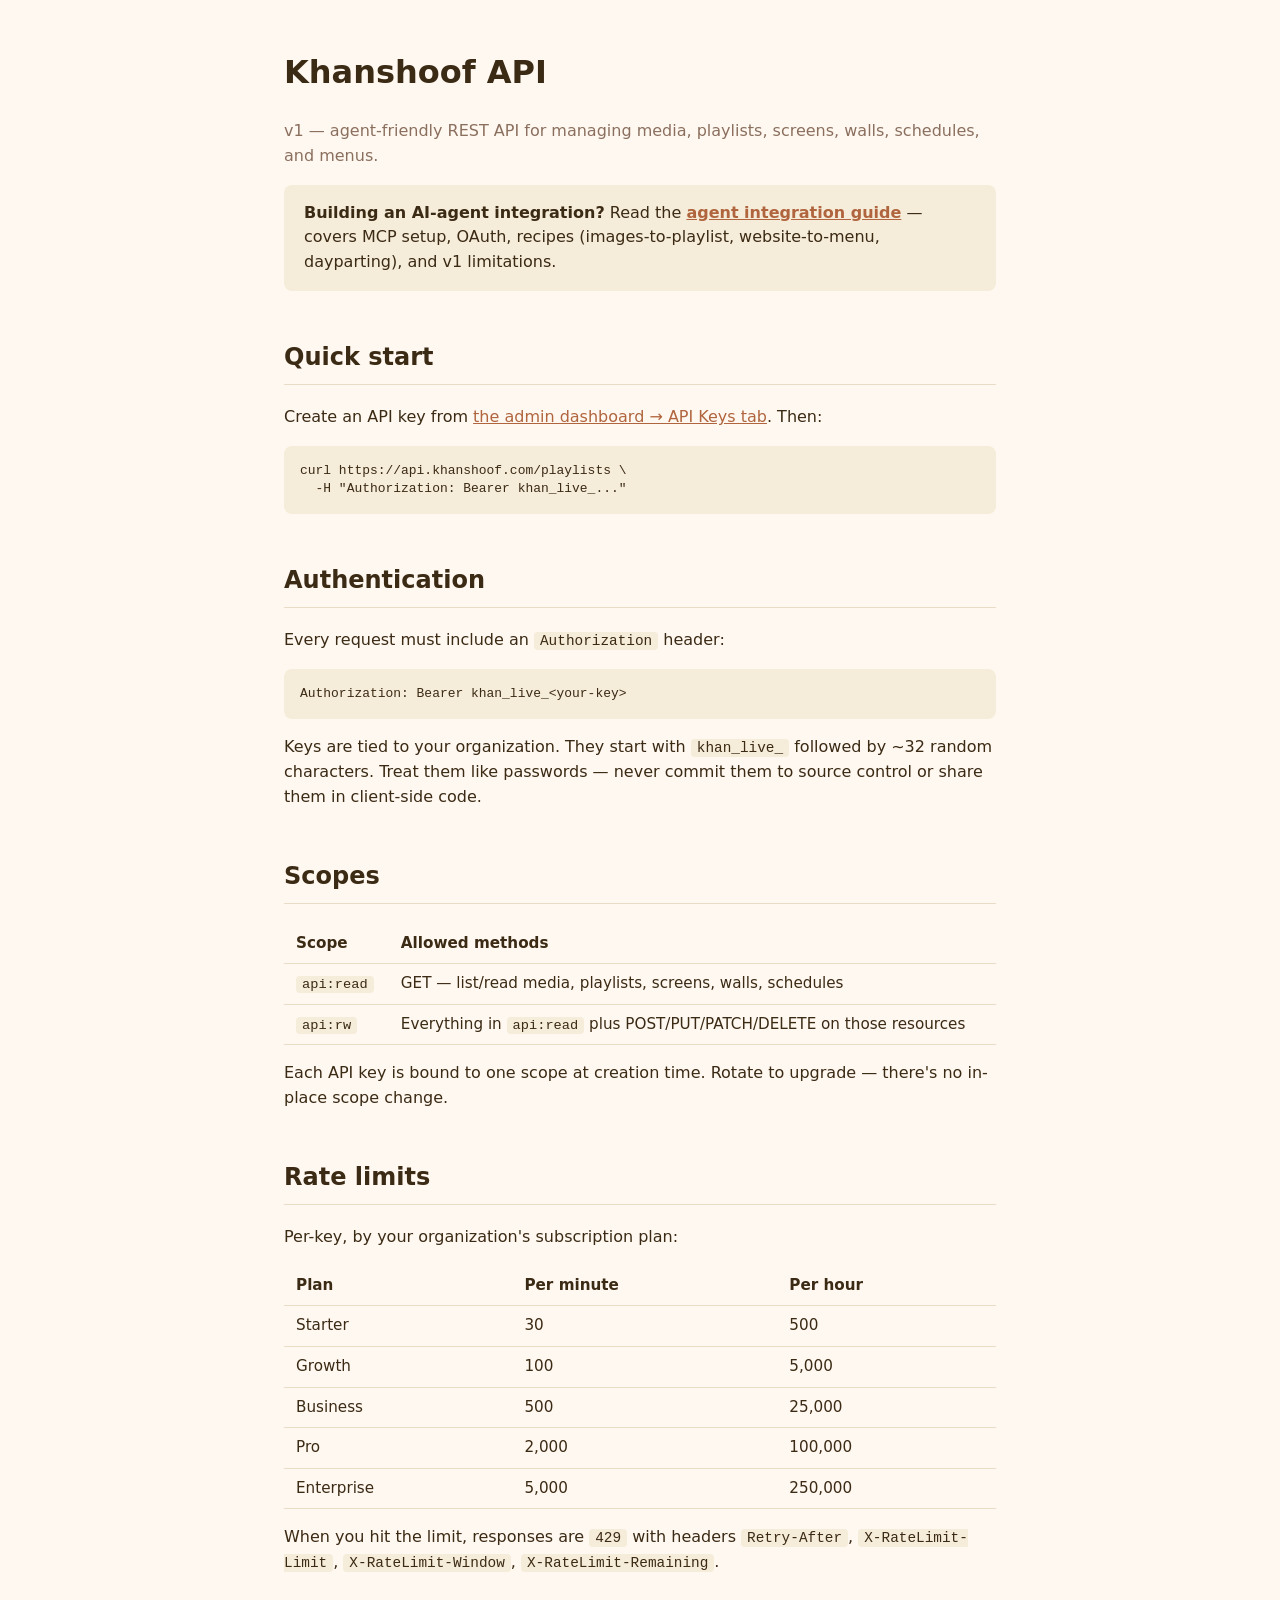
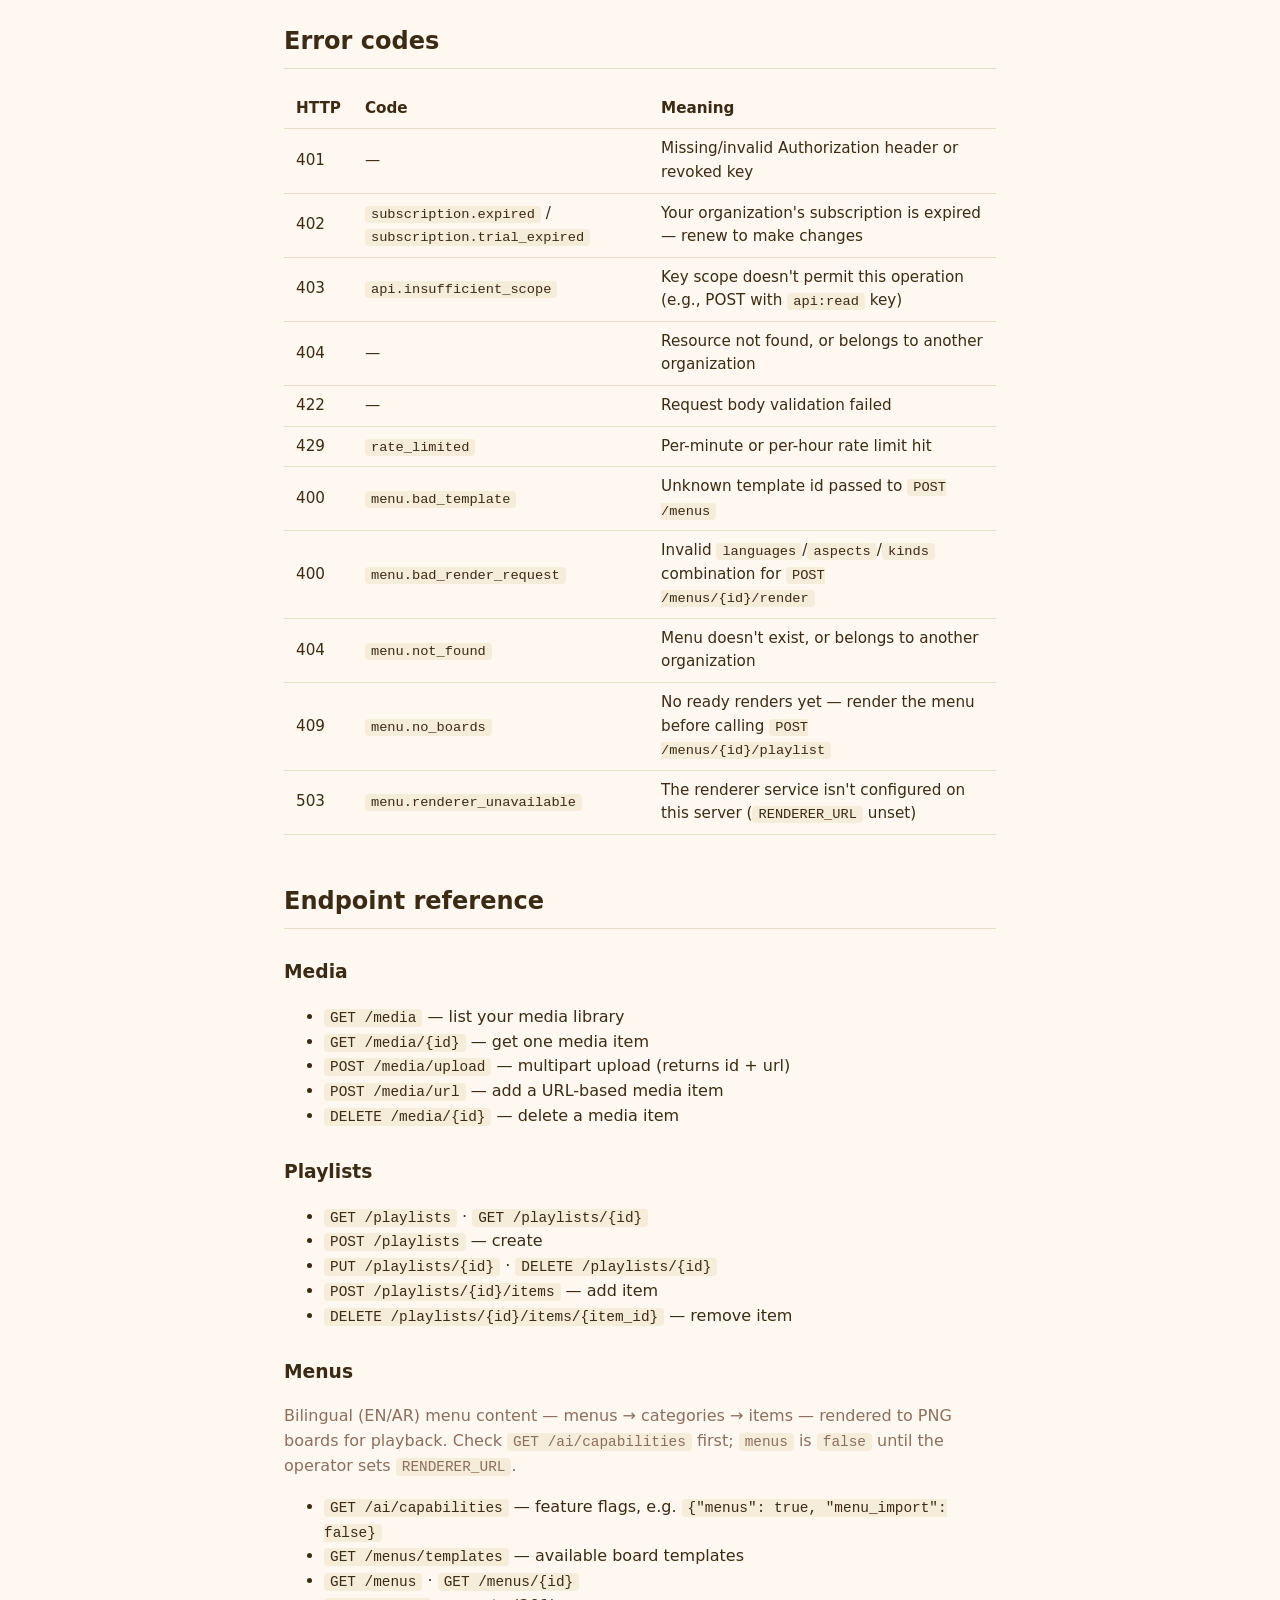
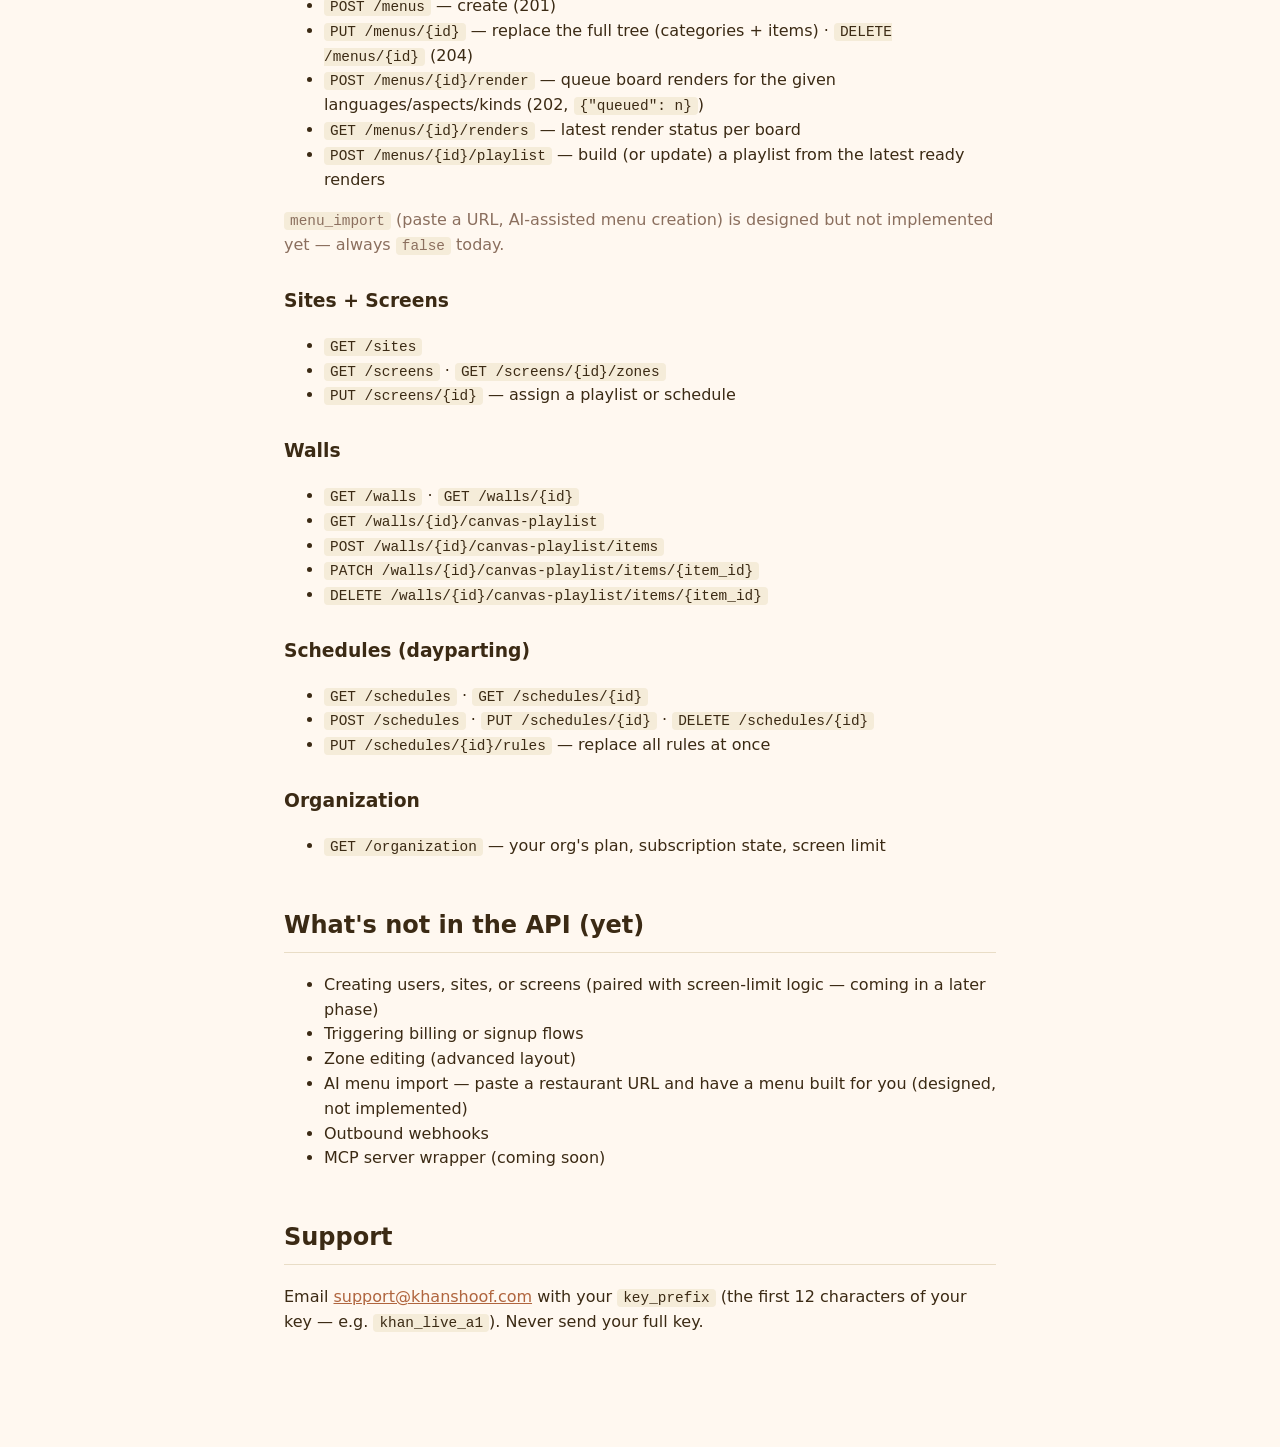
<file: frontend/api-docs.html>
<!doctype html>
<html lang="en">
  <head>
    <meta charset="utf-8" />
    <meta name="viewport" content="width=device-width, initial-scale=1" />
    <title>Khanshoof API — Docs</title>
    <style>
      :root {
        --bg: #fff8f0;
        --fg: #3b2a14;
        --muted: #8b6f5e;
        --border: #e9ddc6;
        --pre-bg: #f5ecd9;
        --link: #b0653e;
        --max: 760px;
      }
      * { box-sizing: border-box; }
      html, body { margin: 0; background: var(--bg); color: var(--fg);
        font-family: -apple-system, BlinkMacSystemFont, "Segoe UI", system-ui, sans-serif;
        line-height: 1.55; }
      main { max-width: var(--max); margin: 0 auto; padding: 48px 24px 96px; }
      h1 { margin-block-start: 0; }
      h2 { margin-block-start: 2em; border-block-end: 1px solid var(--border); padding-block-end: 8px; }
      h3 { margin-block-start: 1.5em; }
      a { color: var(--link); }
      code { font-family: ui-monospace, monospace; font-size: 0.9em;
        background: var(--pre-bg); padding: 1px 6px; border-radius: 4px; }
      pre { background: var(--pre-bg); padding: 16px; border-radius: 8px;
        overflow-x: auto; font-size: 0.9em; line-height: 1.4; }
      pre code { background: transparent; padding: 0; }
      table { border-collapse: collapse; width: 100%; font-size: 0.95em; }
      th, td { padding: 8px 12px; text-align: left; border-block-end: 1px solid var(--border); }
      .muted { color: var(--muted); }
      .badge { display: inline-block; padding: 1px 8px; border-radius: 999px;
        background: var(--pre-bg); font-size: 0.8em; }
    </style>
  </head>
  <body>
    <main>
      <h1>Khanshoof API</h1>
      <p class="muted">v1 — agent-friendly REST API for managing media, playlists, screens, walls, schedules, and menus.</p>

      <div style="background: var(--pre-bg); padding: 16px 20px; border-radius: 8px; margin-block: 16px;">
        <strong>Building an AI-agent integration?</strong> Read the
        <a href="/AGENTS.md"><strong>agent integration guide</strong></a>
        — covers MCP setup, OAuth, recipes (images-to-playlist, website-to-menu, dayparting), and v1 limitations.
      </div>

      <h2>Quick start</h2>
      <p>Create an API key from <a href="/">the admin dashboard → API Keys tab</a>. Then:</p>
      <pre><code>curl https://api.khanshoof.com/playlists \
  -H "Authorization: Bearer khan_live_..."</code></pre>

      <h2>Authentication</h2>
      <p>Every request must include an <code>Authorization</code> header:</p>
      <pre><code>Authorization: Bearer khan_live_&lt;your-key&gt;</code></pre>
      <p>Keys are tied to your organization. They start with <code>khan_live_</code> followed by ~32 random characters. Treat them like passwords — never commit them to source control or share them in client-side code.</p>

      <h2>Scopes</h2>
      <table>
        <tr><th>Scope</th><th>Allowed methods</th></tr>
        <tr><td><code>api:read</code></td><td>GET — list/read media, playlists, screens, walls, schedules</td></tr>
        <tr><td><code>api:rw</code></td><td>Everything in <code>api:read</code> plus POST/PUT/PATCH/DELETE on those resources</td></tr>
      </table>
      <p>Each API key is bound to one scope at creation time. Rotate to upgrade — there's no in-place scope change.</p>

      <h2>Rate limits</h2>
      <p>Per-key, by your organization's subscription plan:</p>
      <table>
        <tr><th>Plan</th><th>Per minute</th><th>Per hour</th></tr>
        <tr><td>Starter</td><td>30</td><td>500</td></tr>
        <tr><td>Growth</td><td>100</td><td>5,000</td></tr>
        <tr><td>Business</td><td>500</td><td>25,000</td></tr>
        <tr><td>Pro</td><td>2,000</td><td>100,000</td></tr>
        <tr><td>Enterprise</td><td>5,000</td><td>250,000</td></tr>
      </table>
      <p>When you hit the limit, responses are <code>429</code> with headers <code>Retry-After</code>, <code>X-RateLimit-Limit</code>, <code>X-RateLimit-Window</code>, <code>X-RateLimit-Remaining</code>.</p>

      <h2>Error codes</h2>
      <table>
        <tr><th>HTTP</th><th>Code</th><th>Meaning</th></tr>
        <tr><td>401</td><td>—</td><td>Missing/invalid Authorization header or revoked key</td></tr>
        <tr><td>402</td><td><code>subscription.expired</code> / <code>subscription.trial_expired</code></td><td>Your organization's subscription is expired — renew to make changes</td></tr>
        <tr><td>403</td><td><code>api.insufficient_scope</code></td><td>Key scope doesn't permit this operation (e.g., POST with <code>api:read</code> key)</td></tr>
        <tr><td>404</td><td>—</td><td>Resource not found, or belongs to another organization</td></tr>
        <tr><td>422</td><td>—</td><td>Request body validation failed</td></tr>
        <tr><td>429</td><td><code>rate_limited</code></td><td>Per-minute or per-hour rate limit hit</td></tr>
        <tr><td>400</td><td><code>menu.bad_template</code></td><td>Unknown template id passed to <code>POST /menus</code></td></tr>
        <tr><td>400</td><td><code>menu.bad_render_request</code></td><td>Invalid <code>languages</code>/<code>aspects</code>/<code>kinds</code> combination for <code>POST /menus/{id}/render</code></td></tr>
        <tr><td>404</td><td><code>menu.not_found</code></td><td>Menu doesn't exist, or belongs to another organization</td></tr>
        <tr><td>409</td><td><code>menu.no_boards</code></td><td>No ready renders yet — render the menu before calling <code>POST /menus/{id}/playlist</code></td></tr>
        <tr><td>503</td><td><code>menu.renderer_unavailable</code></td><td>The renderer service isn't configured on this server (<code>RENDERER_URL</code> unset)</td></tr>
      </table>

      <h2>Endpoint reference</h2>

      <h3>Media</h3>
      <ul>
        <li><code>GET /media</code> — list your media library</li>
        <li><code>GET /media/{id}</code> — get one media item</li>
        <li><code>POST /media/upload</code> — multipart upload (returns id + url)</li>
        <li><code>POST /media/url</code> — add a URL-based media item</li>
        <li><code>DELETE /media/{id}</code> — delete a media item</li>
      </ul>

      <h3>Playlists</h3>
      <ul>
        <li><code>GET /playlists</code> · <code>GET /playlists/{id}</code></li>
        <li><code>POST /playlists</code> — create</li>
        <li><code>PUT /playlists/{id}</code> · <code>DELETE /playlists/{id}</code></li>
        <li><code>POST /playlists/{id}/items</code> — add item</li>
        <li><code>DELETE /playlists/{id}/items/{item_id}</code> — remove item</li>
      </ul>

      <h3>Menus</h3>
      <p class="muted">Bilingual (EN/AR) menu content — menus → categories → items — rendered to PNG boards for playback. Check <code>GET /ai/capabilities</code> first; <code>menus</code> is <code>false</code> until the operator sets <code>RENDERER_URL</code>.</p>
      <ul>
        <li><code>GET /ai/capabilities</code> — feature flags, e.g. <code>{"menus": true, "menu_import": false}</code></li>
        <li><code>GET /menus/templates</code> — available board templates</li>
        <li><code>GET /menus</code> · <code>GET /menus/{id}</code></li>
        <li><code>POST /menus</code> — create (201)</li>
        <li><code>PUT /menus/{id}</code> — replace the full tree (categories + items) · <code>DELETE /menus/{id}</code> (204)</li>
        <li><code>POST /menus/{id}/render</code> — queue board renders for the given languages/aspects/kinds (202, <code>{"queued": n}</code>)</li>
        <li><code>GET /menus/{id}/renders</code> — latest render status per board</li>
        <li><code>POST /menus/{id}/playlist</code> — build (or update) a playlist from the latest ready renders</li>
      </ul>
      <p class="muted"><code>menu_import</code> (paste a URL, AI-assisted menu creation) is designed but not implemented yet — always <code>false</code> today.</p>

      <h3>Sites + Screens</h3>
      <ul>
        <li><code>GET /sites</code></li>
        <li><code>GET /screens</code> · <code>GET /screens/{id}/zones</code></li>
        <li><code>PUT /screens/{id}</code> — assign a playlist or schedule</li>
      </ul>

      <h3>Walls</h3>
      <ul>
        <li><code>GET /walls</code> · <code>GET /walls/{id}</code></li>
        <li><code>GET /walls/{id}/canvas-playlist</code></li>
        <li><code>POST /walls/{id}/canvas-playlist/items</code></li>
        <li><code>PATCH /walls/{id}/canvas-playlist/items/{item_id}</code></li>
        <li><code>DELETE /walls/{id}/canvas-playlist/items/{item_id}</code></li>
      </ul>

      <h3>Schedules (dayparting)</h3>
      <ul>
        <li><code>GET /schedules</code> · <code>GET /schedules/{id}</code></li>
        <li><code>POST /schedules</code> · <code>PUT /schedules/{id}</code> · <code>DELETE /schedules/{id}</code></li>
        <li><code>PUT /schedules/{id}/rules</code> — replace all rules at once</li>
      </ul>

      <h3>Organization</h3>
      <ul>
        <li><code>GET /organization</code> — your org's plan, subscription state, screen limit</li>
      </ul>

      <h2>What's not in the API (yet)</h2>
      <ul>
        <li>Creating users, sites, or screens (paired with screen-limit logic — coming in a later phase)</li>
        <li>Triggering billing or signup flows</li>
        <li>Zone editing (advanced layout)</li>
        <li>AI menu import — paste a restaurant URL and have a menu built for you (designed, not implemented)</li>
        <li>Outbound webhooks</li>
        <li>MCP server wrapper (coming soon)</li>
      </ul>

      <h2>Support</h2>
      <p>Email <a href="mailto:support@khanshoof.com">support@khanshoof.com</a> with your <code>key_prefix</code> (the first 12 characters of your key — e.g. <code>khan_live_a1</code>). Never send your full key.</p>
    </main>
  </body>
</html>
</file>
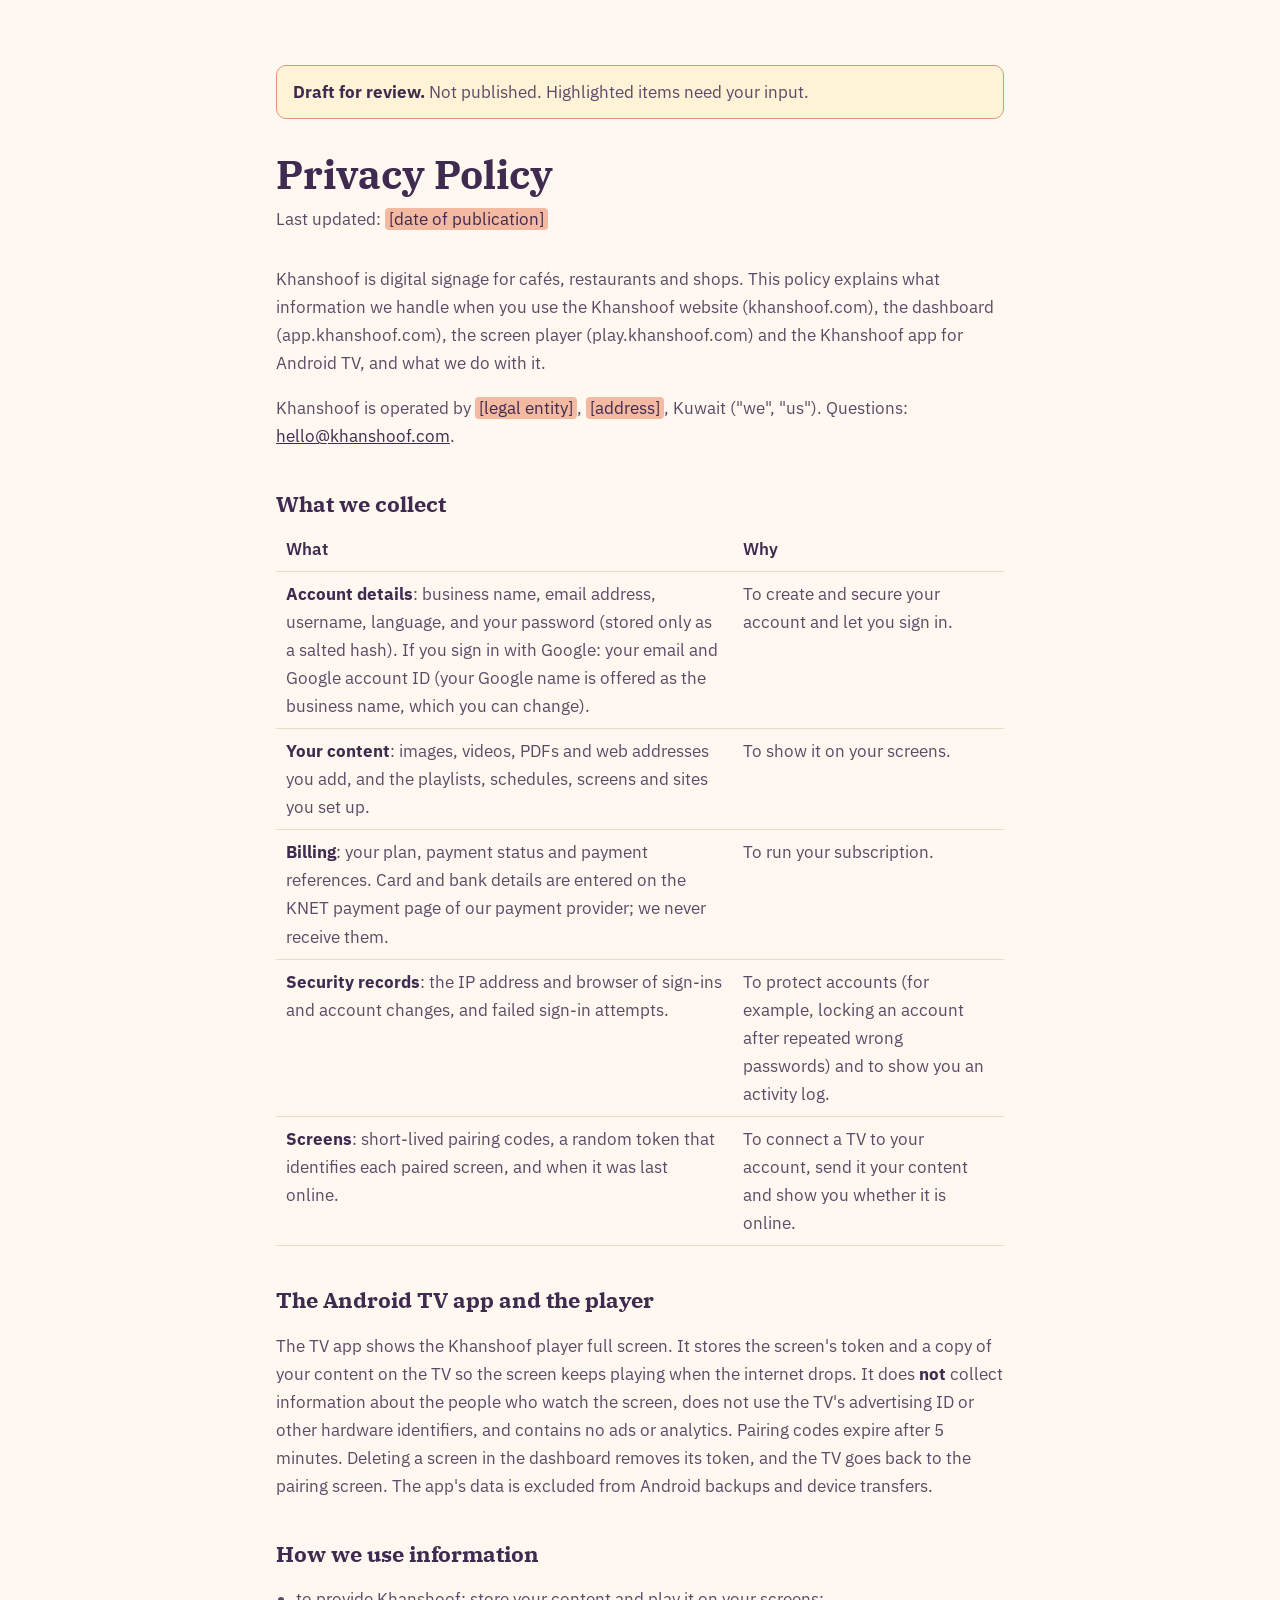
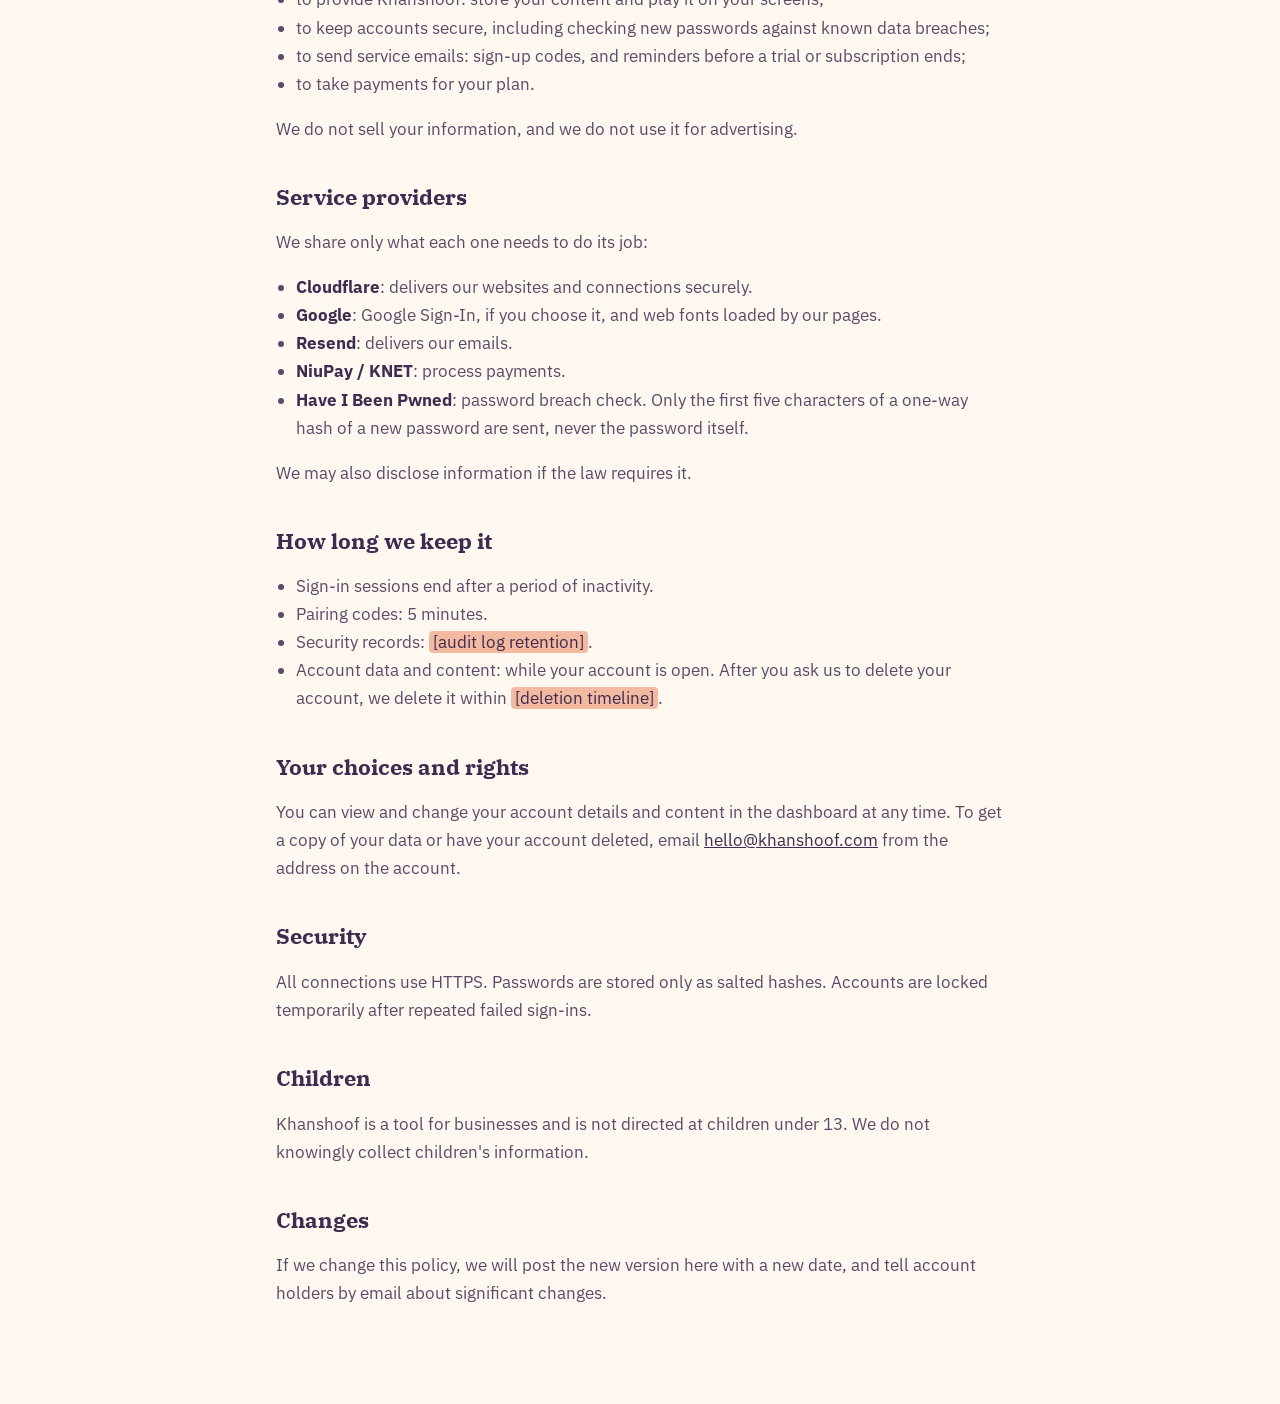
<file: android-tv/store/privacy-policy-draft.html>
<!DOCTYPE html>
<!--
  DRAFT for legal review. Not deployed: once reviewed, copy to landing/privacy.html
  (remove the draft banner and the .todo highlighting) so it is served at
  https://khanshoof.com/privacy.html, the URL to give Play Console.

  Written from what the code stores (backend/main.py, backend/db.py, player/).
  Before publishing, confirm or fill in:
    - [legal entity], [address]: the business that operates Khanshoof
    - [audit log retention]: audit_log rows are currently kept indefinitely
    - [deletion timeline]: how fast you act on deletion requests
    - whether AI menu import is switched on in production, and if so which AI
      provider receives the uploaded menu images; add it to "Service providers"
    - your hosting provider, if you want it named
-->
<html lang="en" dir="ltr">
<head>
  <meta charset="UTF-8" />
  <meta name="viewport" content="width=device-width, initial-scale=1.0" />
  <title>Privacy Policy — Khanshoof</title>
  <meta name="description" content="How Khanshoof handles data across its website, dashboard, player and Android TV app." />
  <link rel="icon" type="image/png" href="assets/faces/v1_smile.png" />
  <link rel="stylesheet" href="https://fonts.googleapis.com/css2?family=IBM+Plex+Sans:wght@400;600&family=IBM+Plex+Serif:wght@700&display=swap" />
  <style>
    :root { --bg: #FFF8F0; --ink: #3E2B4F; --muted: #5D4A66; --line: #E8DCC6; --accent: #E09478; }
    * { box-sizing: border-box; }
    body { margin: 0; background: var(--bg); color: var(--ink); font: 17px/1.65 'IBM Plex Sans', system-ui, sans-serif; }
    main { max-width: 760px; margin: 0 auto; padding: 48px 16px 80px; }
    h1 { font: 700 40px/1.15 'IBM Plex Serif', Georgia, serif; margin: 0 0 8px; }
    h2 { font: 700 22px/1.3 'IBM Plex Serif', Georgia, serif; margin: 40px 0 8px; }
    p, li { color: var(--muted); }
    strong { color: var(--ink); }
    ul { padding-inline-start: 1.2em; }
    a { color: var(--ink); }
    .updated { color: var(--muted); margin: 0 0 32px; }
    .draft { background: #FDF3D6; border: 1px solid var(--accent); border-radius: 10px; padding: 12px 16px; margin-bottom: 32px; }
    .todo { background: #F4B9A1; border-radius: 4px; padding: 0 4px; color: var(--ink); }
    table { width: 100%; border-collapse: collapse; margin: 8px 0; }
    th, td { text-align: start; padding: 8px 10px; border-bottom: 1px solid var(--line); vertical-align: top; color: var(--muted); }
    th { color: var(--ink); font-weight: 600; }
  </style>
</head>
<body>
<main>
  <p class="draft"><strong>Draft for review.</strong> Not published. Highlighted items need your input.</p>

  <h1>Privacy Policy</h1>
  <p class="updated">Last updated: <span class="todo">[date of publication]</span></p>

  <p>Khanshoof is digital signage for cafés, restaurants and shops. This policy explains what
  information we handle when you use the Khanshoof website (khanshoof.com), the dashboard
  (app.khanshoof.com), the screen player (play.khanshoof.com) and the Khanshoof app for
  Android TV, and what we do with it.</p>

  <p>Khanshoof is operated by <span class="todo">[legal entity]</span>,
  <span class="todo">[address]</span>, Kuwait ("we", "us"). Questions:
  <a href="mailto:hello@khanshoof.com">hello@khanshoof.com</a>.</p>

  <h2>What we collect</h2>
  <table>
    <tr><th>What</th><th>Why</th></tr>
    <tr><td><strong>Account details</strong>: business name, email address, username, language,
      and your password (stored only as a salted hash). If you sign in with Google: your email
      and Google account ID (your Google name is offered as the business name, which you can change).</td><td>To create and secure your account and let you sign in.</td></tr>
    <tr><td><strong>Your content</strong>: images, videos, PDFs and web addresses you add, and the
      playlists, schedules, screens and sites you set up.</td><td>To show it on your screens.</td></tr>
    <tr><td><strong>Billing</strong>: your plan, payment status and payment references. Card and
      bank details are entered on the KNET payment page of our payment provider; we never
      receive them.</td><td>To run your subscription.</td></tr>
    <tr><td><strong>Security records</strong>: the IP address and browser of sign-ins and account
      changes, and failed sign-in attempts.</td><td>To protect accounts (for example, locking an
      account after repeated wrong passwords) and to show you an activity log.</td></tr>
    <tr><td><strong>Screens</strong>: short-lived pairing codes, a random token that identifies each
      paired screen, and when it was last online.</td><td>To connect a TV to your account, send it
      your content and show you whether it is online.</td></tr>
  </table>

  <h2>The Android TV app and the player</h2>
  <p>The TV app shows the Khanshoof player full screen. It stores the screen's token and a copy
  of your content on the TV so the screen keeps playing when the internet drops. It does
  <strong>not</strong> collect information about the people who watch the screen, does not use
  the TV's advertising ID or other hardware identifiers, and contains no ads or analytics.
  Pairing codes expire after 5 minutes. Deleting a screen in the dashboard removes its token,
  and the TV goes back to the pairing screen. The app's data is excluded from Android backups
  and device transfers.</p>

  <h2>How we use information</h2>
  <ul>
    <li>to provide Khanshoof: store your content and play it on your screens;</li>
    <li>to keep accounts secure, including checking new passwords against known data breaches;</li>
    <li>to send service emails: sign-up codes, and reminders before a trial or subscription ends;</li>
    <li>to take payments for your plan.</li>
  </ul>
  <p>We do not sell your information, and we do not use it for advertising.</p>

  <h2>Service providers</h2>
  <p>We share only what each one needs to do its job:</p>
  <ul>
    <li><strong>Cloudflare</strong>: delivers our websites and connections securely.</li>
    <li><strong>Google</strong>: Google Sign-In, if you choose it, and web fonts loaded by our pages.</li>
    <li><strong>Resend</strong>: delivers our emails.</li>
    <li><strong>NiuPay / KNET</strong>: process payments.</li>
    <li><strong>Have I Been Pwned</strong>: password breach check. Only the first five characters of
      a one-way hash of a new password are sent, never the password itself.</li>
  </ul>
  <p>We may also disclose information if the law requires it.</p>

  <h2>How long we keep it</h2>
  <ul>
    <li>Sign-in sessions end after a period of inactivity.</li>
    <li>Pairing codes: 5 minutes.</li>
    <li>Security records: <span class="todo">[audit log retention]</span>.</li>
    <li>Account data and content: while your account is open. After you ask us to delete your
      account, we delete it within <span class="todo">[deletion timeline]</span>.</li>
  </ul>

  <h2>Your choices and rights</h2>
  <p>You can view and change your account details and content in the dashboard at any time. To
  get a copy of your data or have your account deleted, email
  <a href="mailto:hello@khanshoof.com">hello@khanshoof.com</a> from the address on the account.</p>

  <h2>Security</h2>
  <p>All connections use HTTPS. Passwords are stored only as salted hashes. Accounts are locked
  temporarily after repeated failed sign-ins.</p>

  <h2>Children</h2>
  <p>Khanshoof is a tool for businesses and is not directed at children under 13. We do not
  knowingly collect children's information.</p>

  <h2>Changes</h2>
  <p>If we change this policy, we will post the new version here with a new date, and tell
  account holders by email about significant changes.</p>
</main>
</body>
</html>
</file>
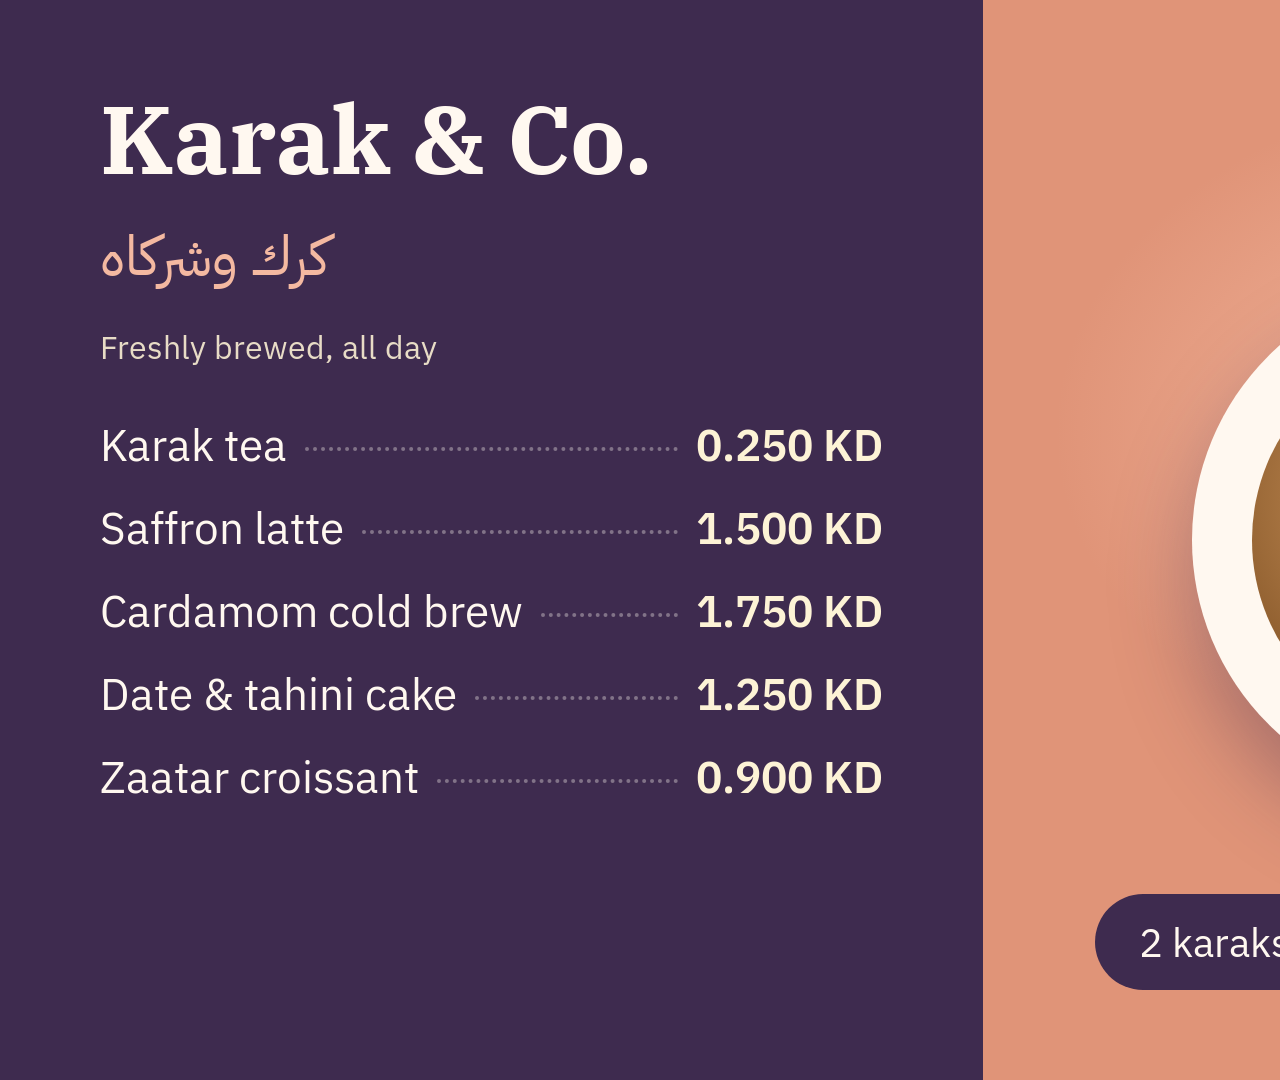
<file: scripts/e2e-scan-to-pair/demo_menu.html>
<!doctype html>
<html><head><meta charset="utf-8">
<link rel="stylesheet" href="https://fonts.googleapis.com/css2?family=IBM+Plex+Sans:wght@400;600&family=IBM+Plex+Sans+Arabic:wght@500;700&family=IBM+Plex+Serif:wght@700&display=swap">
<style>
  html,body{margin:0;width:1920px;height:1080px;overflow:hidden}
  body{background:#3E2B4F;color:#FFF8F0;font-family:'IBM Plex Sans',sans-serif;display:grid;grid-template-columns:1.05fr 1fr}
  .left{padding:90px 100px;display:flex;flex-direction:column;gap:28px}
  h1{font-family:'IBM Plex Serif',serif;font-size:96px;margin:0;line-height:1}
  .ar{font-family:'IBM Plex Sans Arabic',sans-serif;font-size:56px;color:#F4B9A1;margin:0}
  .tag{font-size:32px;color:#E8DCC6;margin:0 0 20px}
  ul{list-style:none;margin:0;padding:0;display:flex;flex-direction:column;gap:26px}
  li{display:flex;align-items:baseline;gap:18px;font-size:44px}
  li span.dots{flex:1;border-bottom:4px dotted rgba(255,248,240,.35);transform:translateY(-10px)}
  li b{font-weight:600;color:#FDF3D6}
  .right{background:radial-gradient(700px 500px at 60% 40%,#F4B9A1,transparent 70%),#E09478;display:flex;align-items:center;justify-content:center;position:relative}
  .cup{width:520px;height:520px;border-radius:50%;background:#FFF8F0;display:flex;align-items:center;justify-content:center;box-shadow:0 40px 80px rgba(62,43,79,.35)}
  .cup div{width:400px;height:400px;border-radius:50%;background:radial-gradient(circle at 45% 40%,#D9A066,#8A5A2B 70%)}
  .offer{position:absolute;bottom:90px;left:50%;transform:translateX(-50%);background:#3E2B4F;color:#FFF8F0;font-size:40px;padding:22px 44px;border-radius:999px;white-space:nowrap}
</style></head>
<body>
  <div class="left">
    <h1>Karak &amp; Co.</h1>
    <p class="ar">كرك وشركاه</p>
    <p class="tag">Freshly brewed, all day</p>
    <ul>
      <li>Karak tea <span class="dots"></span><b>0.250 KD</b></li>
      <li>Saffron latte <span class="dots"></span><b>1.500 KD</b></li>
      <li>Cardamom cold brew <span class="dots"></span><b>1.750 KD</b></li>
      <li>Date &amp; tahini cake <span class="dots"></span><b>1.250 KD</b></li>
      <li>Zaatar croissant <span class="dots"></span><b>0.900 KD</b></li>
    </ul>
  </div>
  <div class="right">
    <div class="cup"><div></div></div>
    <div class="offer">2 karaks for 0.400 KD before 10am</div>
  </div>
</body></html>
</file>
